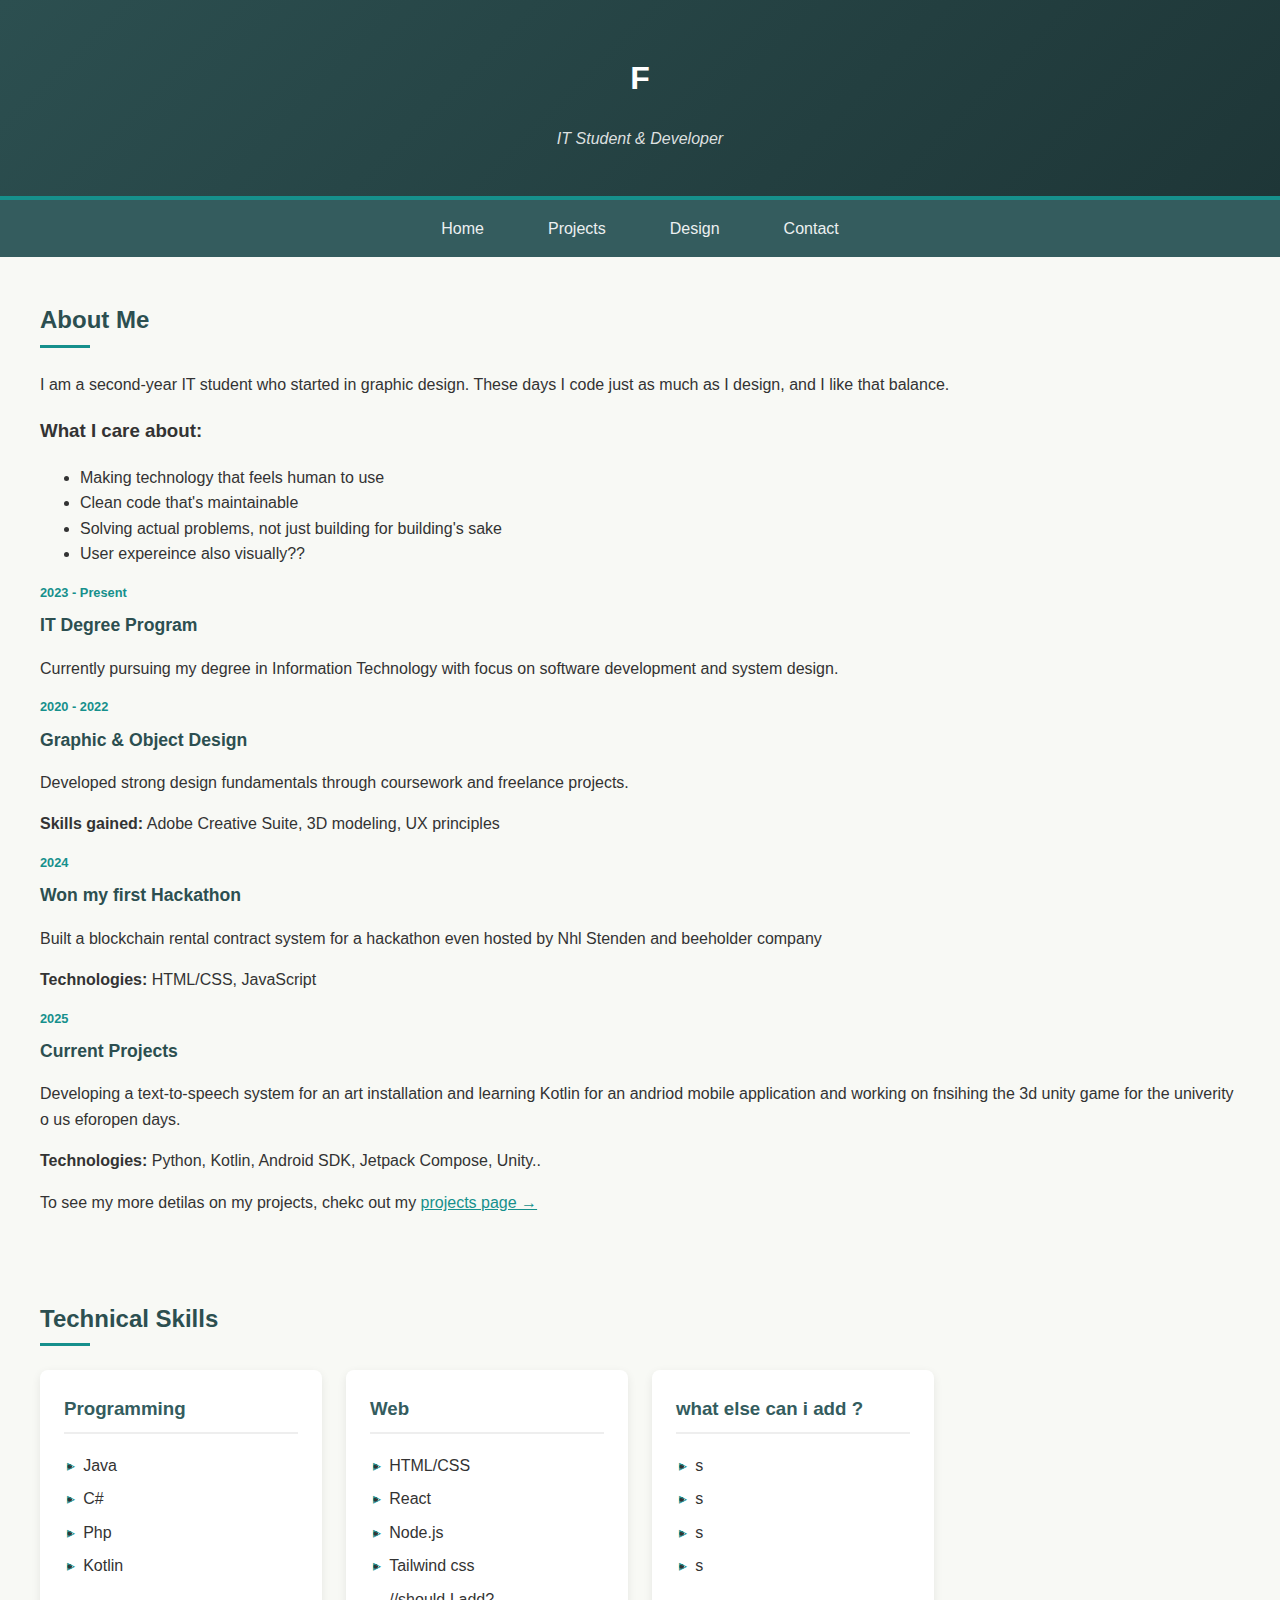
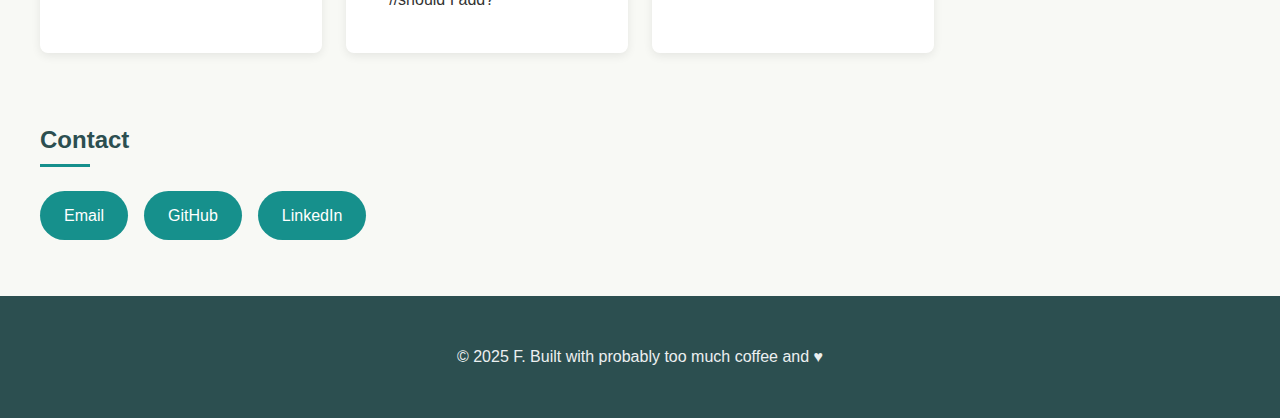
<file: index.html>
<!DOCTYPE html>
<html lang="en">
<head>
    <meta charset="UTF-8">
    <meta name="viewport" content="width=device-width, initial-scale=1.0">
    <title>Your Name - IT Portfolio</title>
    <link rel="stylesheet" href="style.css">
    <script src="script.js" defer></script>
</head>
<body>
    <header>
        <h1>F</h1>
        <p class="subtitle">IT Student & Developer</p>
    </header>

    <nav>
        <ul>
            <li><a href="index.html">Home</a></li>
            <li><a href="projects.html">Projects</a></li>
            <li><a href="design.html">Design</a></li>
            <li><a href="#contact">Contact</a></li>
        </ul>
    </nav>

    <section id="about">
        <h2>About Me</h2>
        <p>I am a second-year IT student who started in graphic design. These days I code just as much as I design, and I like that balance.</p>

        <div class="focus-areas">
            <h3>What I care about:</h3>
            <ul>
                <li>Making technology that feels human to use</li>
                <li>Clean code that's maintainable</li>
                <li>Solving actual problems, not just building for building's sake</li>
                <li>User expereince also visually??</li>
            </ul>
        </div>

        <div class="timeline">
            <div class="timeline-item left">
                <div class="timeline-content">
                    <div class="timeline-date">2023 - Present</div>
                    <h3 class="timeline-title">IT Degree Program</h3>
                    <p>Currently pursuing my degree in Information Technology with focus on software development and system design.</p>
                </div>
            </div>
            
            <div class="timeline-item right">
                <div class="timeline-content">
                    <div class="timeline-date">2020 - 2022</div>
                    <h3 class="timeline-title">Graphic & Object Design</h3>
                    <p>Developed strong design fundamentals through coursework and freelance projects.</p>
                    <p><strong>Skills gained:</strong> Adobe Creative Suite, 3D modeling, UX principles</p>
                </div>
            </div>
            
            <div class="timeline-item left">
                <div class="timeline-content">
                    <div class="timeline-date">2024</div>
                    <h3 class="timeline-title">Won my first Hackathon</h3>
                    <p>Built a blockchain rental contract system for a hackathon even hosted by Nhl Stenden and beeholder company</p>
                    <p><strong>Technologies:</strong> HTML/CSS, JavaScript</p>
                </div>
            </div>
        </div>

        <div class="timeline-item right">
            <div class="timeline-content">
                <div class="timeline-date">2025</div>
                <h3 class="timeline-title">Current Projects</h3>
                <p>Developing a text-to-speech system for an art installation and learning Kotlin for an andriod mobile application and working on fnsihing the 3d unity game for the univerity o us eforopen days.</p>
                <p><strong>Technologies:</strong> Python, Kotlin, Android SDK, Jetpack Compose, Unity..</p>
            </div>
        </div>

        <p>To see my more detilas on my projects, chekc out my  <a href="projects.html" class="cta-link">projects page →</a></p>
    </section>

    <section id="skills">
        <h2>Technical Skills</h2>
        <div class="skills-container">
            <div class="skill-category">
                <h3>Programming</h3>
                <ul>
                    <li>Java</li>
                    <li>C#</li>
                    <li>Php</li>
                    <li>Kotlin</li>
                </ul>
            </div>
            <div class="skill-category">
                <h3>Web</h3>
                <ul>
                    <li>HTML/CSS</li>
                    <li>React</li>
                    <li>Node.js</li>
                    <li>Tailwind css</li> //should I add?
                </ul>
            </div>
            <div class="skill-category">
                <h3>what else can i  add ?</h3>
                <ul>
                    <li>s</li>
                    <li>s</li>
                    <li>s</li>
                    <li>s</li>
                </ul>
            </div>
        </div>
    </section>

    <section id="contact">
        <h2>Contact</h2>
        <div class="contact-links">
            <a href="mailto:your.email@example.com">Email</a>
            <a href="https://github.com/yourusername" target="_blank">GitHub</a>
            <a href="https://linkedin.com/in/yourprofile" target="_blank">LinkedIn</a>
        </div>
    </section>

    <footer>
        <p>© 2025 F. Built with probably too much coffee and ♥</p>
    </footer>

</body>
</html>
</file>
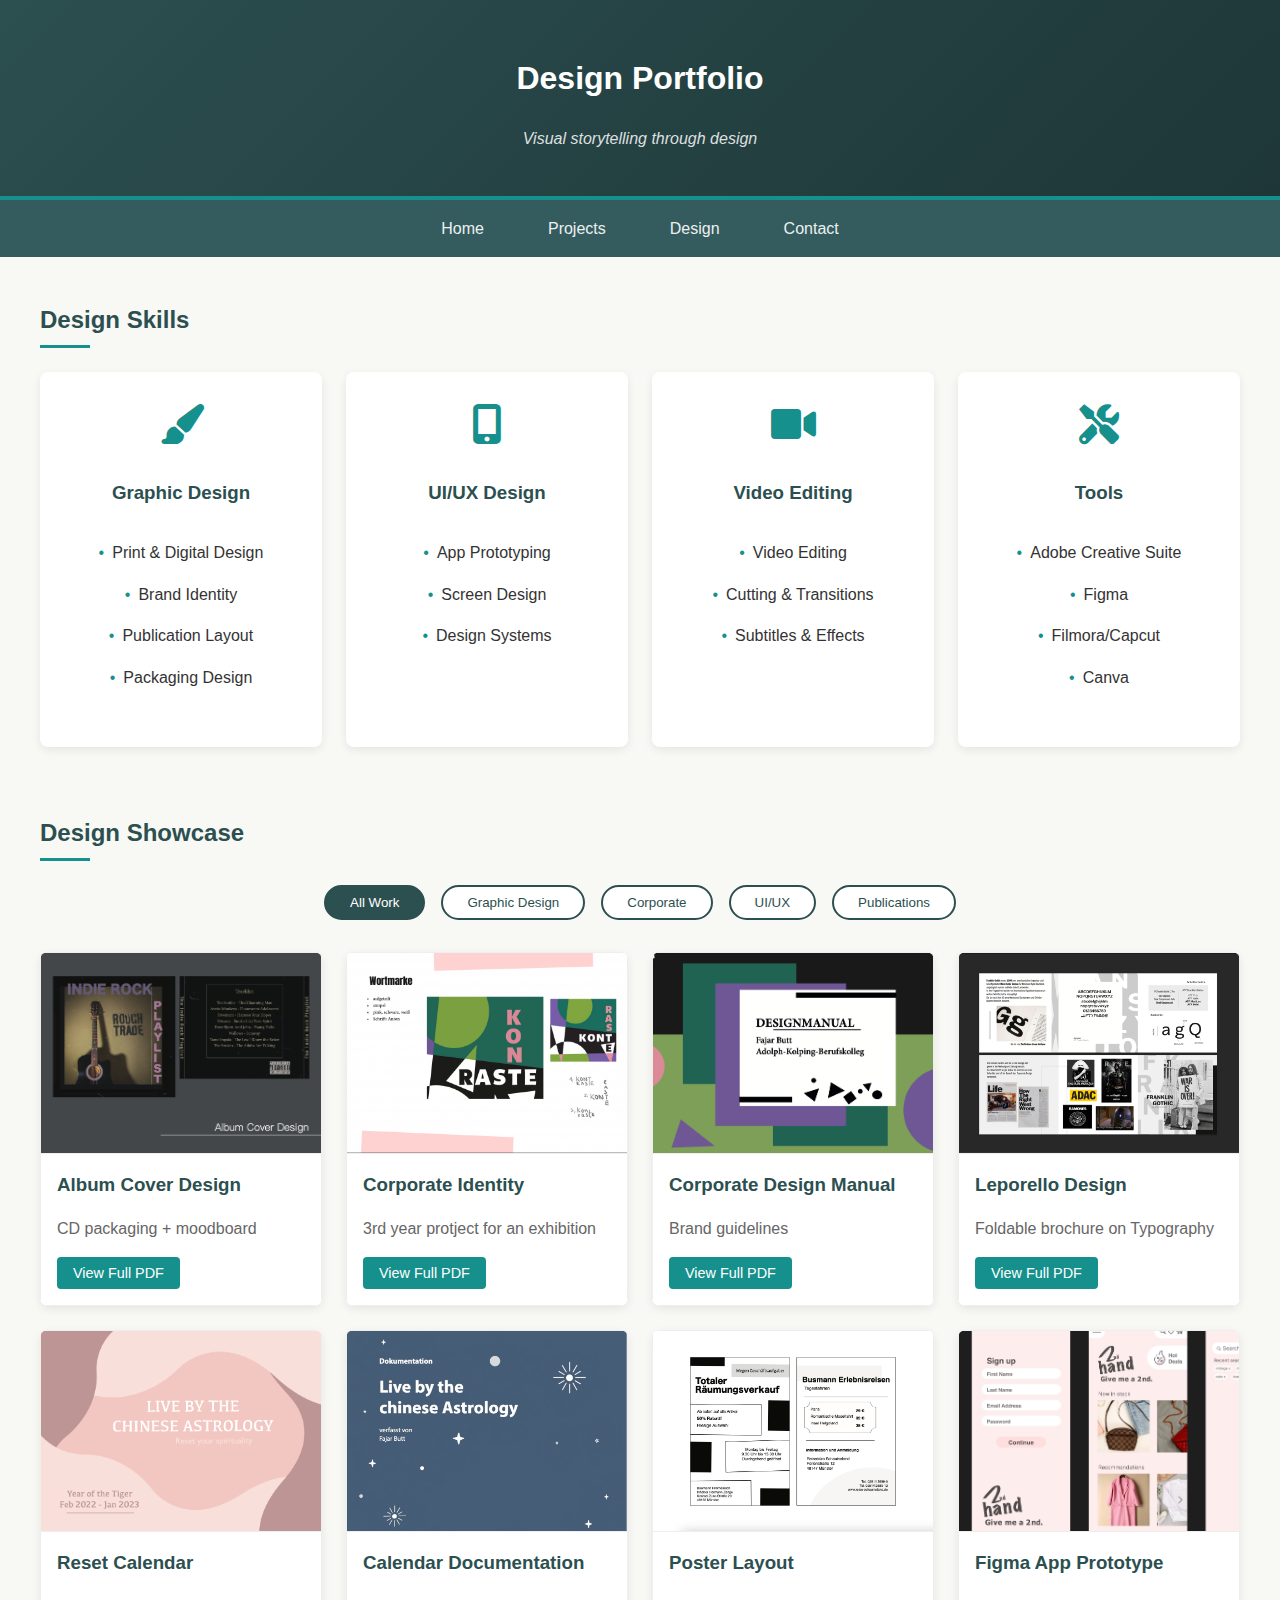
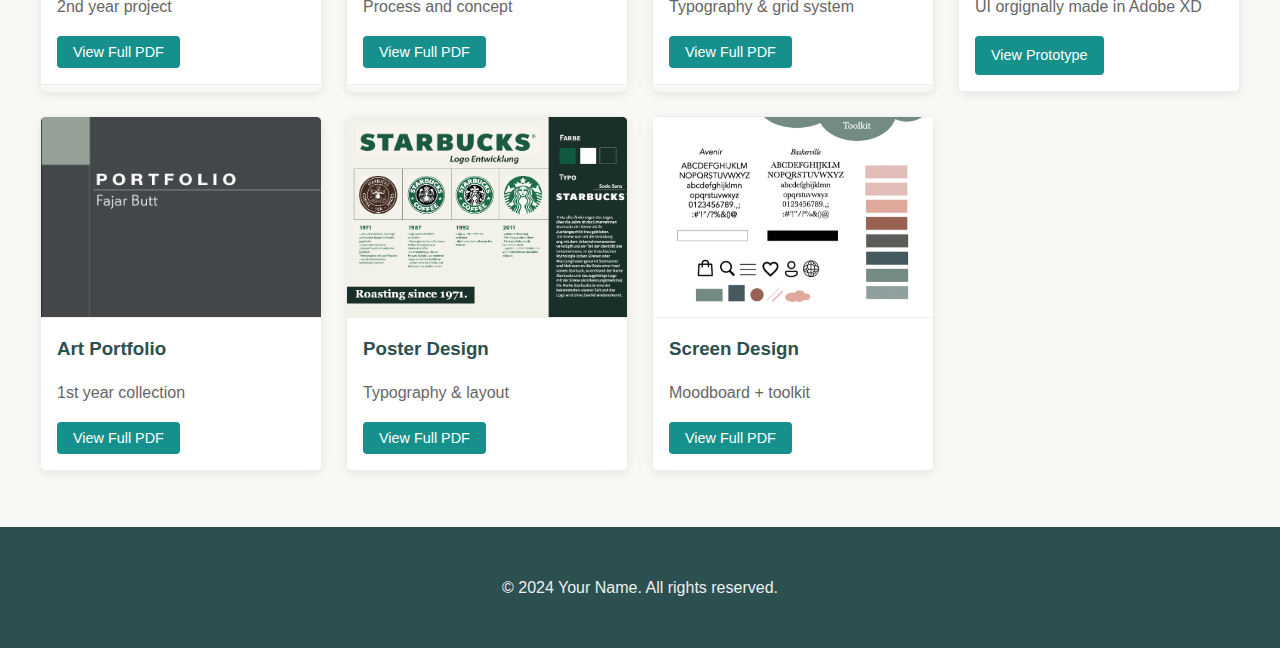
<file: design.html>
<!DOCTYPE html>
<html lang="en">
  <head>
    <meta charset="UTF-8" />
    <meta name="viewport" content="width=device-width, initial-scale=1.0" />
    <title>Design Portfolio | Fajar</title>
    <link
      rel="stylesheet"
      href="https://cdnjs.cloudflare.com/ajax/libs/font-awesome/6.0.0/css/all.min.css"
    />
    <link rel="stylesheet" href="style.css" />
  </head>
  <body>
    <header>
      <h1>Design Portfolio</h1>
      <p class="subtitle">Visual storytelling through design</p>
    </header>

    <nav>
      <ul>
        <li><a href="index.html">Home</a></li>
        <li><a href="projects.html">Projects</a></li>
        <li><a href="design.html" class="active">Design</a></li>
        <li><a href="index.html#contact">Contact</a></li>
      </ul>
    </nav>

    <section id="design-skills">
      <h2>Design Skills</h2>
      <div class="skills-container">
        <!-- Graphic Design -->
        <div class="skill-card">
          <i class="fas fa-paint-brush"></i>
          <h3>Graphic Design</h3>
          <ul>
            <li>Print & Digital Design</li>
            <li>Brand Identity</li>
            <li>Publication Layout</li>
            <li>Packaging Design</li>
          </ul>
        </div>

        <!-- UI/UX -->
        <div class="skill-card">
          <i class="fas fa-mobile-alt"></i>
          <h3>UI/UX Design</h3>
          <ul>
            <li>App Prototyping</li>
            <li>Screen Design</li>
            <li>Design Systems</li>
          </ul>
        </div>

        <!-- Video & Editing -->
        <div class="skill-card">
          <i class="fas fa-video"></i>
          <h3>Video Editing</h3>
          <ul>
            <li>Video Editing</li>
            <li>Cutting & Transitions</li>
            <li>Subtitles & Effects</li>
          </ul>
        </div>

        <!-- Tools -->
        <div class="skill-card">
          <i class="fas fa-tools"></i>
          <h3>Tools</h3>
          <ul>
            <li>Adobe Creative Suite</li>
            <li>Figma</li>
            <li>Filmora/Capcut</li>
            <li>Canva</li>
          </ul>
        </div>
      </div>
    </section>

    <section id="design-gallery">
      <h2>Design Showcase</h2>
      <div class="gallery-filter">
        <button class="filter-btn active" data-filter="all">All Work</button>
        <button class="filter-btn" data-filter="graphic">Graphic Design</button>
        <button class="filter-btn" data-filter="corporate">Corporate</button>
        <button class="filter-btn" data-filter="ui">UI/UX</button>
        <button class="filter-btn" data-filter="publication">
          Publications
        </button>
      </div>

      <div class="gallery-grid">
        <!-- Album Cover Design -->
        <div class="gallery-item graphic" data-category="graphic">
          <div class="document-preview">
            <img src="images/cover/cover.png" alt="Album Cover Design" />
          </div>
          <div class="item-info">
            <h3>Album Cover Design</h3>
            <p>CD packaging + moodboard</p>
            <button class="view-btn" onclick="openPdf('pdfs/album-cover.pdf')">
              View Full PDF
            </button>
          </div>
        </div>

        <!-- Corporate Design -->
        <div class="gallery-item corporate" data-category="corporate">
          <div class="document-preview">
            <img
              src="images/cover/cooperate-design.png"
              alt="Corporate Design"
            />
          </div>
          <div class="item-info">
            <h3>Corporate Identity</h3>
            <p>3rd year protject for an exhibition</p>
            <button
              class="view-btn"
              onclick="openPdf('pdfs/cooperate-design.pdf')"
            >
              View Full PDF
            </button>
          </div>
        </div>

        <!-- Design Manual -->
        <div class="gallery-item corporate" data-category="corporate">
          <div class="document-preview">
            <img src="images/cover/design-manual.png" alt="Design Manual" />
          </div>
          <div class="item-info">
            <h3>Corporate Design Manual</h3>
            <p>Brand guidelines</p>
            <button
              class="view-btn"
              onclick="openPdf('pdfs/design-manual.pdf')"
            >
              View Full PDF
            </button>
          </div>
        </div>

        <!-- Leporello Design -->
        <div class="gallery-item corporate" data-category="corporate">
          <div class="document-preview">
            <img src="images/cover/leporello.png" alt="Leporello Design" />
          </div>
          <div class="item-info">
            <h3>Leporello Design</h3>
            <p>Foldable brochure on Typography</p>
            <button class="view-btn" onclick="openPdf('pdfs/Leporello.pdf')">
              View Full PDF
            </button>
          </div>
        </div>

        <!-- Calendar Design -->
        <div class="gallery-item publication" data-category="publication">
          <div class="document-preview">
            <img src="images/cover/calendar.png" alt="Calendar Design" />
          </div>
          <div class="item-info">
            <h3>Reset Calendar</h3>
            <p>2nd year project</p>
            <button
              class="view-btn"
              onclick="openPdf('pdfs/calendar-design.pdf')"
            >
              View Full PDF
            </button>
          </div>
        </div>

        <!-- Calendar Documentation -->
        <div class="gallery-item publication" data-category="publication">
          <div class="document-preview">
            <img
              src="images/cover/calendar-docs.png"
              alt="Calendar Documentation"
            />
          </div>
          <div class="item-info">
            <h3>Calendar Documentation</h3>
            <p>Process and concept</p>
            <button class="view-btn" onclick="openPdf('pdfs/calendar-doc.pdf')">
              View Full PDF
            </button>
          </div>
        </div>

        <!-- Layout Design -->
        <div class="gallery-item graphic" data-category="graphic">
          <div class="document-preview">
            <img src="images/cover/layout-design.png" alt="Layout Design" />
          </div>
          <div class="item-info">
            <h3>Poster Layout</h3>
            <p>Typography & grid system</p>
            <button
              class="view-btn"
              onclick="openPdf('pdfs/layout-plakats.pdf')"
            >
              View Full PDF
            </button>
          </div>
        </div>

        <!-- Figma Prototype -->
        <div class="gallery-item ui" data-category="ui">
          <div class="document-preview">
            <img src="images/cover/figma.png" alt="Figma Prototype" />
          </div>
          <div class="item-info">
            <h3>Figma App Prototype</h3>
            <p>UI orgignally made in Adobe XD</p>
            <a
              href="https://www.figma.com/proto/efZKKZbQtilsSRm1P0oDz9/2ndHand?node-id=0-1&t=HOHZLtZBc4wwIrcy-1"
              class="view-btn"
              target="_blank"
              >View Prototype</a
            >
          </div>
        </div>

        <!-- Art Portfolio -->
        <div class="gallery-item graphic" data-category="graphic">
          <div class="document-preview">
            <img src="images/cover/portfolio.png" alt="Art Portfolio" />
          </div>
          <div class="item-info">
            <h3>Art Portfolio</h3>
            <p>1st year collection</p>
            <button
              class="view-btn"
              onclick="openPdf('pdfs/art-portfolio.pdf')"
            >
              View Full PDF
            </button>
          </div>
        </div>

        <!-- Poster Design -->
        <div class="gallery-item graphic" data-category="graphic">
          <div class="document-preview">
            <img src="images/cover/poster-design.jpg" alt="Poster Design" />
          </div>
          <div class="item-info">
            <h3>Poster Design</h3>
            <p>Typography & layout</p>
            <button class="view-btn" onclick="openPdf('pdfs/plakat.pdf')">
              View Full PDF
            </button>
          </div>
        </div>

        <!-- Screen Design -->
        <div class="gallery-item ui" data-category="ui">
          <div class="document-preview">
            <img src="images/cover/toolkit.png" alt="Screen Design" />
          </div>
          <div class="item-info">
            <h3>Screen Design</h3>
            <p>Moodboard + toolkit</p>
            <button
              class="view-btn"
              onclick="openPdf('pdfs/screen-design.pdf')"
            >
              View Full PDF
            </button>
          </div>
        </div>
      </div>
    </section>

    <!-- PDF Viewer Modal -->
    <div id="pdf-modal" class="modal">
      <div class="modal-content">
        <span class="close" onclick="closePdf()">&times;</span>
        <div class="pdf-container">
          <iframe id="pdf-viewer" frameborder="0"></iframe>
        </div>
      </div>
    </div>

    <footer>
      <p>© 2024 Your Name. All rights reserved.</p>
    </footer>
    <script src="script.js"></script>
  </body>
</html>
</file>
<file: style.css>
:root {
    --primary-color: #2c4f50;
    --secondary-color: #345c5e;
    --accent-color: #16908c;
    --light-bg: #f8fbf8;
    --text-color: #333;
    --text-light: #ecf0f1;
    --transition: 0.3s ease;
    --shadow-sm: 0 3px 10px rgba(0, 0, 0, 0.08);
    --shadow-md: 0 5px 15px rgba(0, 0, 0, 0.1);
    --shadow-lg: 0 8px 20px rgba(0, 0, 0, 0.12);
}

body {
    font-family: 'Segoe UI', Tahoma, Geneva, Verdana, sans-serif;
    line-height: 1.6;
    margin: 0;
    padding: 0;
    color: var(--text-color);
    background-color: #f8f9f5;
}

header {
    background: linear-gradient(135deg, var(--primary-color), #1e3637);
    color: white;
    padding: 2rem 1rem;
    text-align: center;
    position: relative;
    overflow: hidden;
}

header::after {
    content: "";
    position: absolute;
    bottom: 0;
    left: 0;
    right: 0;
    height: 4px;
    background: var(--accent-color);
}

.subtitle {
    font-style: italic;
    color: rgba(255, 255, 255, 0.85);
    font-weight: 300;
    margin-top: 0.5rem;
}

nav ul {
    display: flex;
    justify-content: center;
    background-color: var(--secondary-color);
    padding: 1rem;
    margin: 0;
    list-style: none;
    gap: 2rem;
}

nav a {
    color: var(--text-light);
    text-decoration: none;
    font-weight: 500;
    padding: 0.5rem 1rem;
    border-radius: 4px;
    transition: var(--transition);
    position: relative;
}

nav a:hover {
    background-color: rgba(255, 255, 255, 0.1);
}

nav a::after {
    content: '';
    position: absolute;
    bottom: -5px;
    left: 50%;
    width: 0;
    height: 2px;
    background: var(--accent-color);
    transition: var(--transition);
}

nav a:hover::after {
    width: 70%;
    left: 15%;
}

section {
    padding: 1.5rem;
    max-width: 1200px;
    margin: 0 auto;
}

h2 {
    color: var(--primary-color);
    position: relative;
    padding-bottom: 0.5rem;
    margin-bottom: 1.5rem;
}

h2::after {
    content: '';
    position: absolute;
    bottom: 0;
    left: 0;
    width: 50px;
    height: 3px;
    background: var(--accent-color);
}

.two-column {
    display: grid;
    grid-template-columns: 1fr 1fr;
    gap: 2rem;
    margin: 2rem 0;
}

.cta-link {
    color: var(--accent-color);
}

/* Skills Section */
.skills-container {
    display: grid;
    grid-template-columns: repeat(auto-fill, minmax(250px, 1fr));
    gap: 1.5rem;
}

.skill-category {
    background: white;
    padding: 1.5rem;
    border-radius: 8px;
    box-shadow: var(--shadow-sm);
    transition: var(--transition);
}

.skill-category:hover {
    transform: translateY(-3px);
}

.skill-category h3 {
    color: var(--secondary-color);
    margin-top: 0;
    padding-bottom: 0.5rem;
    border-bottom: 2px solid #eee;
}

.skill-category ul {
    padding-left: 1.2rem;
}

.skill-category li {
    margin-bottom: 0.5rem;
    position: relative;
}

.skill-category li::before {
    content: '▹';
    position: absolute;
    left: -1rem;
    color: var(--accent-color);
}

/*Projects Page*/
#projects {
    padding: 2rem;
    max-width: 1200px;
    margin: 0 auto;
}

/* Featured Project */
.project-card.featured {
    margin-bottom: 3rem;
    border: 1px solid rgba(45, 139, 92, 0.2);
    box-shadow: var(--shadow-md);
}

.project-header {
    display: flex;
    justify-content: space-between;
    align-items: center;
    margin-bottom: 1rem;
}

.project-badge {
    background: var(--accent-color);
    color: white;
    padding: 0.3rem 0.8rem;
    border-radius: 50px;
    font-size: 0.8rem;
    font-weight: 600;
}

/* Projects Grid */
.projects-grid {
    display: grid;
    grid-template-columns: repeat(auto-fill, minmax(300px, 1fr));
    gap: 2rem;
}

/* Project Cards */
.project-card {
    background: white;
    border-radius: 8px;
    padding: 1.5rem;
    box-shadow: var(--shadow-sm);
    transition: var(--transition);
}

.project-card:hover {
    transform: translateY(-5px);
    box-shadow: var(--shadow-lg);
}

.project-content {
    display: flex;
    flex-direction: column;
    gap: 1rem;
}

.project-image {
    width: 100%;
    height: max-content;
    object-fit: cover;
    border-radius: 6px;
}

.project-meta {
    margin-bottom: 1rem;
    font-size: 0.9rem;
    color: #555;
}

.project-meta div {
    margin-bottom: 0.5rem;
}

.project-description {
    margin-bottom: 1.5rem;
    line-height: 1.6;
}

.project-links {
    display: flex;
    gap: 1rem;
    flex-wrap: wrap;
}

.project-link {
    padding: 0.5rem 1rem;
    background: var(--accent-color);
    color: white;
    border-radius: 4px;
    text-decoration: none;
    font-size: 0.9rem;
    transition: var(--transition);
}

.project-link:hover {
    background: var(--primary-color);
    transform: translateY(-2px);
}

.coming-soon {
    color: #666;
    font-style: italic;
    font-size: 0.9rem;
}

@media (max-width: 768px) {
    .project-card.featured .project-content {
        flex-direction: column;
    }

    .projects-grid {
        grid-template-columns: 1fr;
    }
}

/* Contact Section */
.contact-links {
    display: flex;
    gap: 1rem;
    flex-wrap: wrap;
}

.contact-links a {
    padding: 0.75rem 1.5rem;
    background: var(--accent-color);
    color: white;
    border-radius: 50px;
    text-decoration: none;
    display: flex;
    align-items: center;
    gap: 0.5rem;
    transition: var(--transition);
}

.contact-links a:hover {
    background: var(--primary-color);
    transform: translateY(-2px);
    box-shadow: 0 5px 15px rgba(41, 185, 113, 0.3);
}

footer {
    text-align: center;
    padding: 2rem 1rem;
    background: var(--primary-color);
    color: var(--text-light);
    margin-top: 2rem;
}

.timeline-container {
    width: 100%;
    max-width: 1200px;
    margin: 0 auto;
    padding: 1rem 0 3rem;
    position: relative;
}

.timeline-line {
    position: absolute;
    height: 2px;
    background: var(--accent-color);
    left: 2rem;
    right: 2rem;
    top: 50%;
    transform: translateY(-50%);
    z-index: 1;
}

.timeline-item {
    flex: 1;
    min-width: 0;
    position: relative;
    z-index: 2;
}

.timeline-horizontal {
    display: flex;
    justify-content: space-between;
    gap: 1.5rem;
    padding: 0 1rem;
}

.timeline-card {
    padding: 1.2rem;
    background: white;
    border-radius: 6px;
    box-shadow: 0 1px 3px rgba(0, 0, 0, 0.08);
    transition: var(--transition);
    position: relative;
    height: 100%;
}

.timeline-card:hover {
    transform: translateY(-3px);
    box-shadow: 0 4px 8px rgba(0, 0, 0, 0.1);
}

.timeline-date {
    font-size: 0.8rem;
    color: var(--accent-color);
    font-weight: 600;
    margin-bottom: 0.5rem;
}

.timeline-title {
    font-size: 1.1rem;
    color: var(--primary-color);
    margin: 0.3rem 0;
}

.timeline-desc {
    font-size: 0.9rem;
    color: #555;
    line-height: 1.4;
}

@media (max-width: 900px) {
    .timeline-horizontal {
        flex-wrap: wrap;
        gap: 1rem;
    }

    .timeline-line {
        display: none;
    }

    .timeline-item {
        flex: 0 0 calc(50% - 0.5rem);
    }
}

@media (max-width: 600px) {
    .timeline-item {
        flex: 0 0 100%;
    }
}


/* Gallery Styles */
.skill-card {
    background: white;
    padding: 2rem;
    border-radius: 8px;
    text-align: center;
    box-shadow: var(--shadow-sm);
    transition: var(--transition);
}

.skill-card:hover {
    transform: translateY(-10px);
}

.skill-card i {
    font-size: 2.5rem;
    color: var(--accent-color);
    margin-bottom: 1rem;
}

.skill-card h3 {
    color: var(--primary-color);
    margin-bottom: 1.5rem;
}

.skill-card ul {
    list-style: none;
    padding: 0;
}

.skill-card li {
    padding: 0.5rem 0;
    position: relative;
}

.skill-card li::before {
    content: "•";
    color: var(--accent-color);
    margin-right: 0.5rem;
}


.gallery-filter {
    display: flex;
    justify-content: center;
    flex-wrap: wrap;
    gap: 1rem;
    margin-bottom: 2rem;
}

.filter-btn {
    padding: 0.5rem 1.5rem;
    background: white;
    border: 2px solid var(--primary-color);
    color: var(--primary-color);
    border-radius: 50px;
    cursor: pointer;
    transition: var(--transition);
}

.filter-btn.active,
.filter-btn:hover {
    background: var(--primary-color);
    color: white;
}

.gallery-grid {
    display: grid;
    grid-template-columns: repeat(auto-fill, minmax(280px, 1fr));
    gap: 1.5rem;
    margin-top: 2rem;
}

.gallery-item {
    display: flex;
    flex-direction: column;
    height: auto;
    box-shadow: var(--shadow-sm);
    border-radius: 8px;
    overflow: hidden;
    transition: var(--transition);
}

.gallery-item:hover {
    transform: translateY(-5px);
}

.document-preview {
    height: 200px;
    overflow: hidden;
    background: #f5f5f5;
    border: 1px solid #eee;
}

.document-preview img {
    width: 100%;
    height: 100%;
    object-fit: cover;
    transition: var(--transition);
}

.gallery-item:hover img {
    transform: scale(1.05);
}

.item-info {
    padding: 1rem;
    background: white;
    border: 1px solid #eee;
    border-top: none;
}

.item-info h3 {
    margin-top: 0;
    margin-bottom: 0.5rem;
    color: var(--primary-color);
}

.item-info p {
    margin-bottom: 1rem;
    color: #666;
}

.view-btn {
    display: inline-block;
    padding: 0.5rem 1rem;
    background: var(--accent-color);
    color: white;
    border: none;
    border-radius: 4px;
    text-decoration: none;
    font-size: 0.9rem;
    cursor: pointer;
    transition: var(--transition);
}

.view-btn:hover {
    background: var(--primary-color);
}

/* PDF Modal Styles */
.modal {
    display: none;
    position: fixed;
    z-index: 1001;
    left: 0;
    top: 0;
    width: 100%;
    height: 100%;
    background-color: rgba(0, 0, 0, 0.9);
}

.modal-content {
    background-color: #fefefe;
    margin: 5% auto;
    padding: 20px;
    width: 90%;
    max-width: 800px;
    border-radius: 8px;
    position: relative;
}

.close {
    position: absolute;
    top: -40px;
    right: 0;
    color: white;
    font-size: 2rem;
    cursor: pointer;
}

.pdf-container {
    width: 100%;
    height: 80vh;
    display: flex;
    justify-content: center;
}

#pdf-viewer {
    width: 100%;
    height: 100%;
    border: none;
    box-shadow: 0 0 20px rgba(0, 0, 0, 0.1);
}

@media (max-width: 768px) {
    .gallery-grid {
        grid-template-columns: repeat(auto-fill, minmax(250px, 1fr));
    }

    nav ul {
        flex-direction: column;
        gap: 0.5rem;
        align-items: center;
    }
}
</file>
